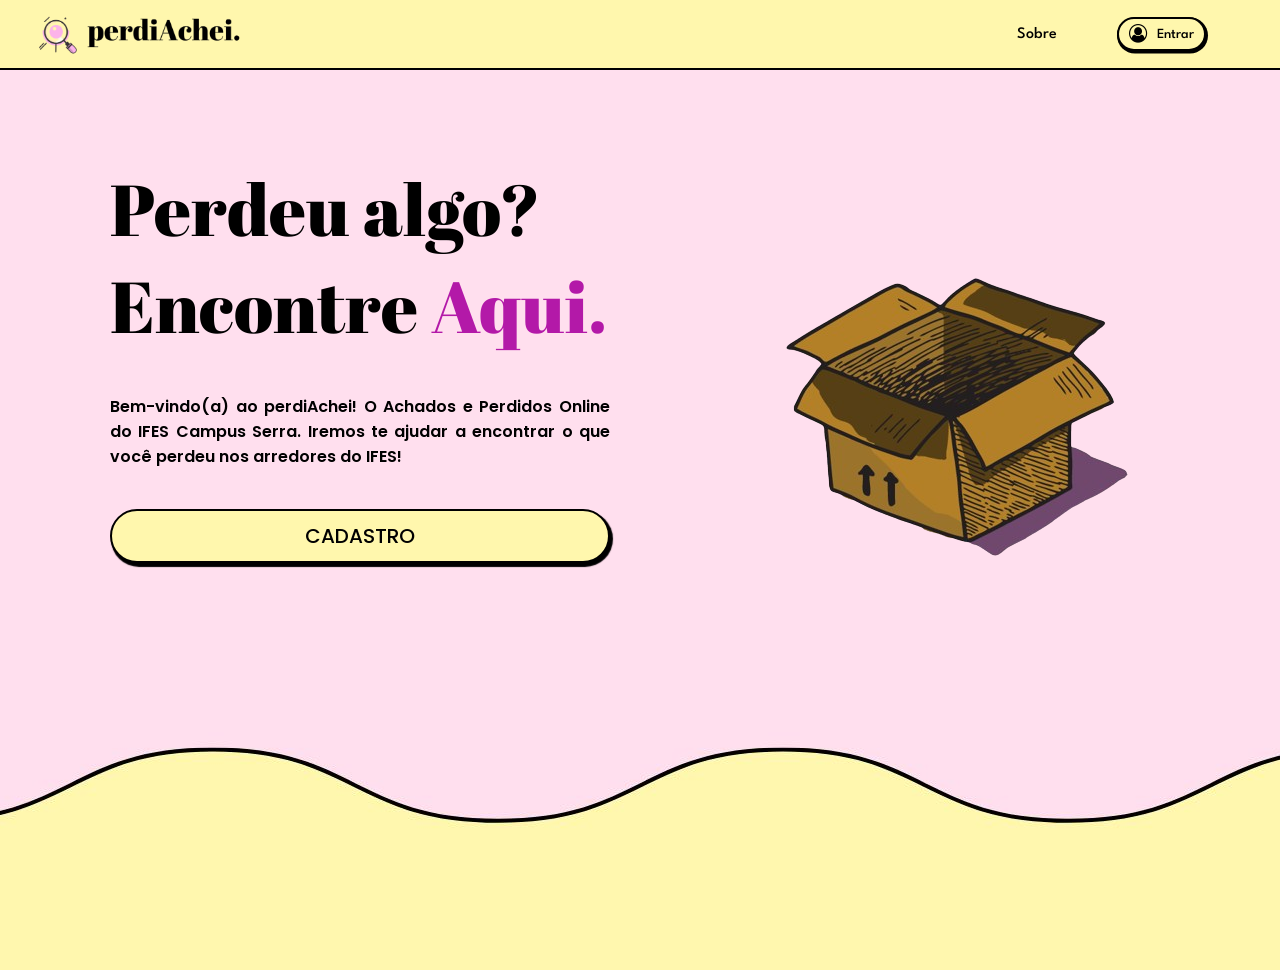
<file: index.html>
<!DOCTYPE html>
<html lang="en">
<head>
    <meta charset="UTF-8">
    <meta name="viewport" content="width=device-width, initial-scale=1.0">
    <link rel="stylesheet" href="https://cdnjs.cloudflare.com/ajax/libs/font-awesome/4.7.0/css/font-awesome.min.css">
    <title>acheiPerdi</title>
    <link rel="stylesheet" href="css/index.css">
</head>
<body>
    <header>
        <nav>
            <div class="topnav">
                <img class="logo" src = "img/logo.png" alt = "logotipo foda">
                <ul id="nav-mobile" class="left">
                    <li><a href="sobre.html">Sobre</a></li>
                <button class="btnLogin" onclick="window.location.href='login.html'">
                    <i class="fa fa-user-circle-o fa-lg" aria-hidden="true"></i>
                    Entrar
                </button> 
              </ul>
            </div>
          </nav>
    </header>

    <div class="banner">
        <div class="colunaEsq">
            <h1 class="tituloPagina">Perdeu algo? Encontre <span>Aqui.</span></h1>
                <h3 class="subtitulo">Bem-vindo(a) ao perdiAchei! O Achados e Perdidos Online do IFES Campus Serra. Iremos te ajudar a encontrar o que você perdeu nos arredores do IFES!</h3>
                <button class="btnCad" onclick="window.location.href='cadastro.html'"> CADASTRO </button>
        </div>
        <div class="colunaDir">
            <img src="img/caixinha.png">    
        </div>
    </div>
    

    <script src ="js/script.js"></script>
</body>
</html>
</file>
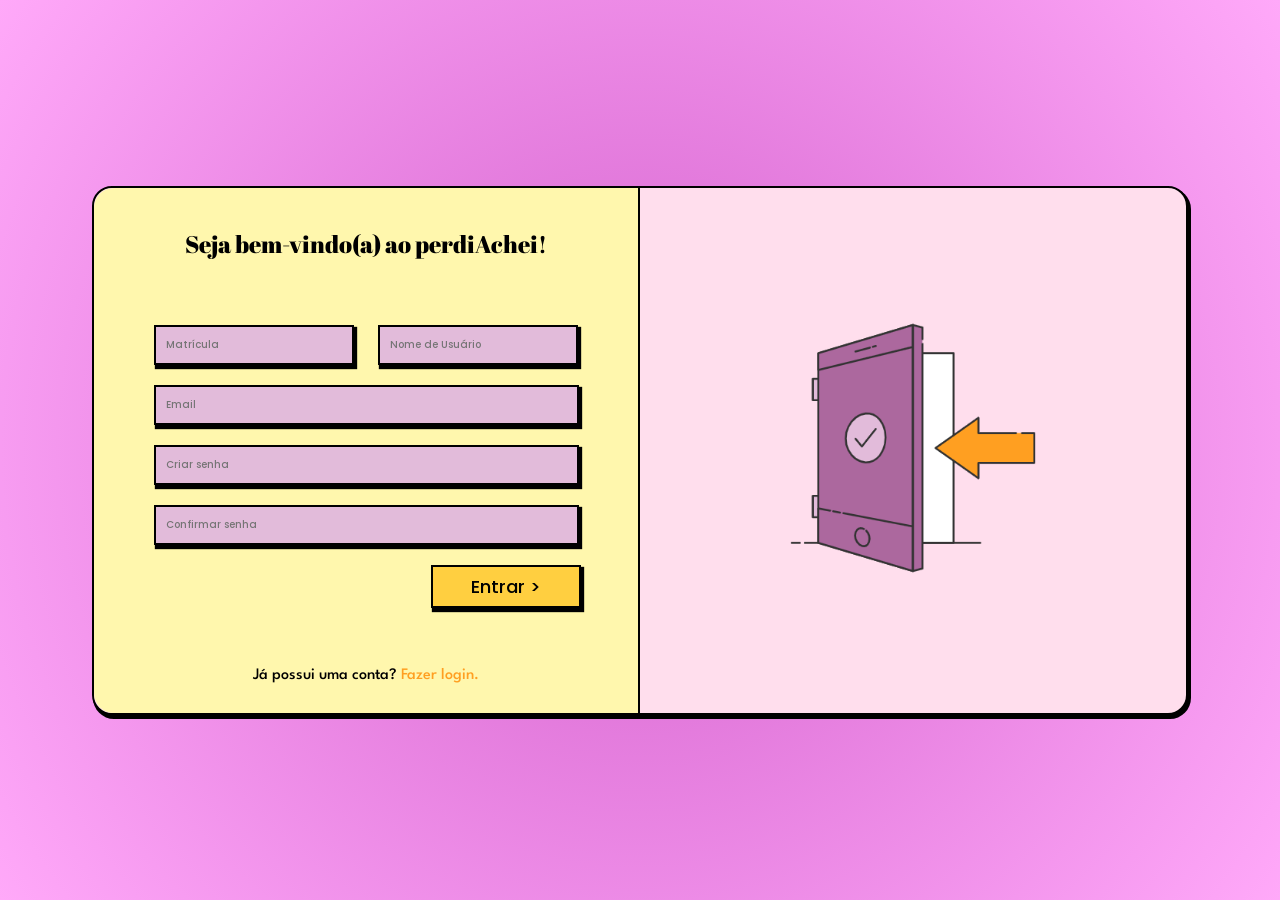
<file: cadastro.html>
<!DOCTYPE html>
<html lang="en">
<head>
    <meta charset="UTF-8">
    <meta name="viewport" content="width=device-width, initial-scale=1.0">
    <title>Cadastre-se</title>
    <link rel="stylesheet" type="text/css" href="css/cadastro.css"/>
    <link rel="stylesheet" href="https://cdnjs.cloudflare.com/ajax/libs/font-awesome/4.7.0/css/font-awesome.min.css">
</head>
<body>

    <div class="bdcad">
        
            
            <div class = "cadastro" id = "cadastro">
                <h1 class="lgtitulo">
                    Seja bem-vindo(a) ao perdiAchei!
                </h1>
                
                <br>

                <div class="inputs">
                    <input type="text" id="mat" class="mat" placeholder="Matrícula">
                
                    <input type="text" id="text" class="user" placeholder="Nome de Usuário">
                
                    <input type="email" id="email" class="email" placeholder="Email">

                    <input type="password" id="senha" class="senha" placeholder="Criar senha">

                    <input type="password" id="cnfsenha" class="cnfsenha" placeholder="Confirmar senha">

                    <button class="btnCad" onclick="window.location.href='feed.html'"> Entrar > </button>

                    
                </div>

                <p class="fazerLogin"> Já possui uma conta? <a href="login.html">Fazer login.</a></p>

                
     
            </div>
            <div class = "imgCad">
                <figure>
                    <img src = "img/cadastroicon.png">
                </figure>
            </div>
        
    </div>
    <script src ="js/cadastro.js"></script>
</body>
</html>
</file>
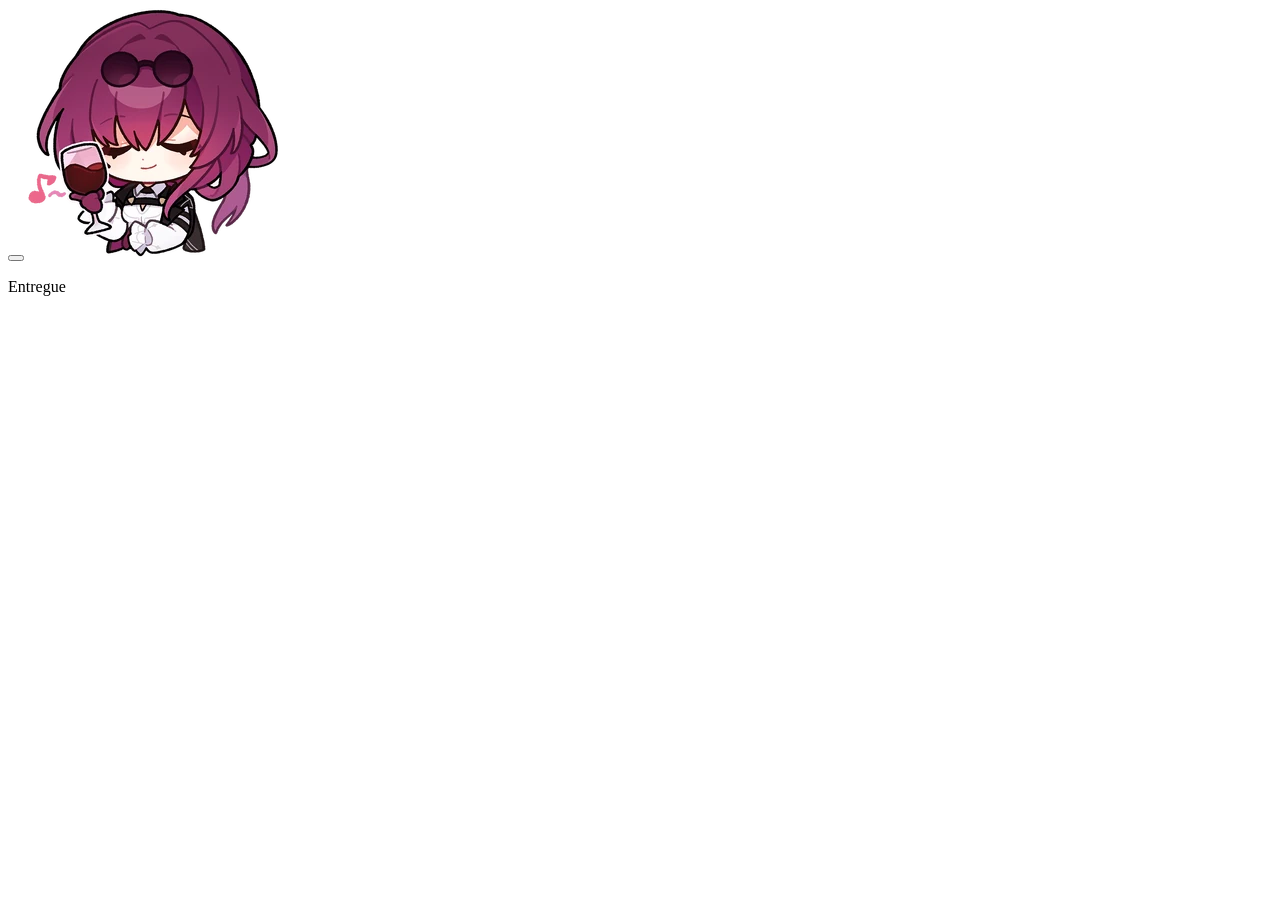
<file: chatsAntigos.html>
<!DOCTYPE html>
<html lang="en">
<head>
    <meta charset="UTF-8">
    <meta name="viewport" content="width=
    , initial-scale=1.0">
    <title>Conversas</title>
</head>
<body>
    <div>
        <button onclick= "minhaFuncao()"></button>
        <img src = "img/kafka.webp">
        <p>Entregue</p>
    </div>
    <script src = "js/chatsAnti.js"></script>
</body>
</html>
</file>
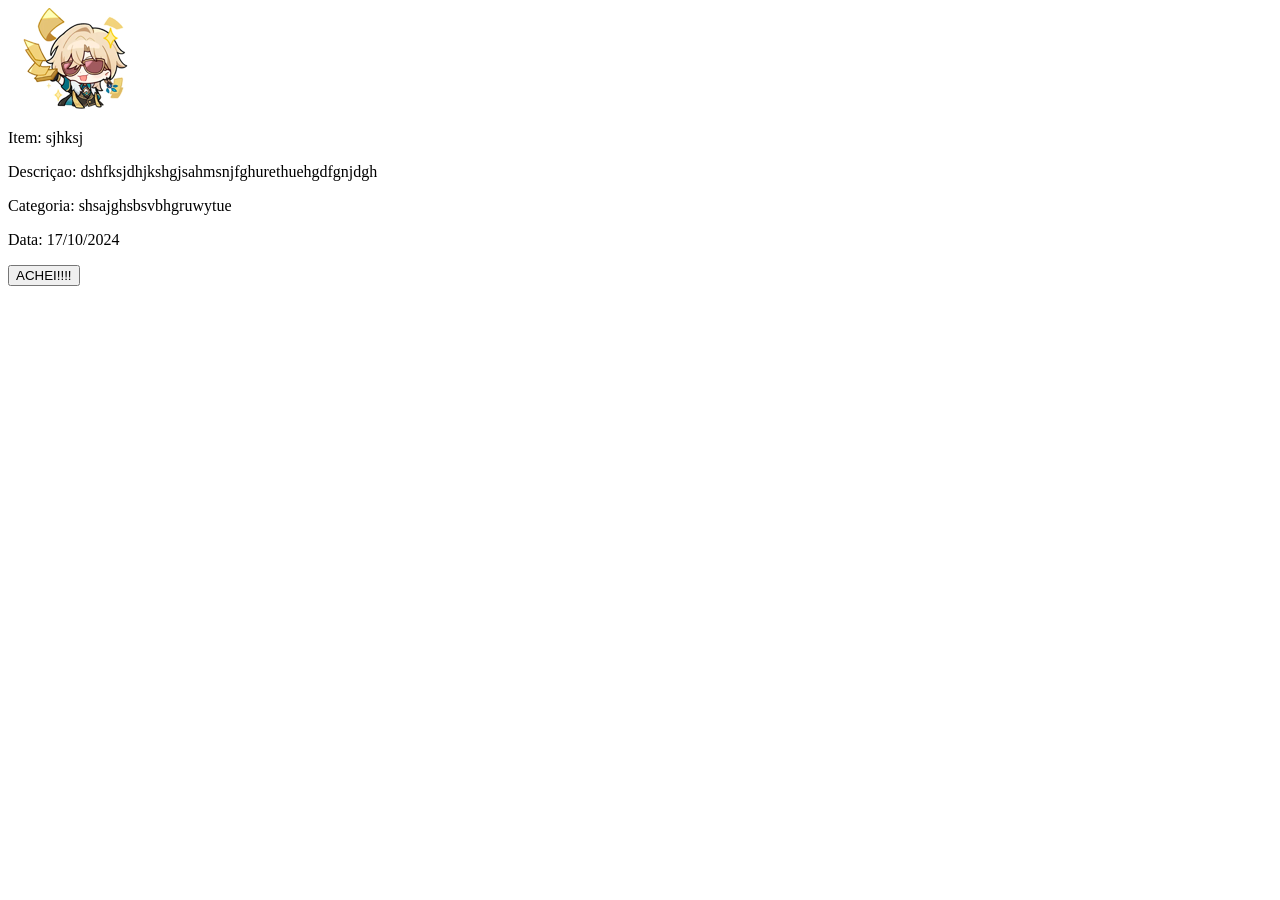
<file: encontrou.html>
<!DOCTYPE html>
<html lang="en">
<head>
    <meta charset="UTF-8">
    <meta name="viewport" content="width=device-width, initial-scale=1.0">
    <title>Encontrou?</title>
    <link rel="stylesheet" type="text/css" href="css/encontrou.css"/>
</head>
<body>
    <div id = "abaItem">
        <img src = "img/aven.png">
        <p>Item: sjhksj</p>
        <p>Descriçao: dshfksjdhjkshgjsahmsnjfghurethuehgdfgnjdgh</p>
        <p>Categoria: shsajghsbsvbhgruwytue</p>
        <p>Data: 17/10/2024</p>
        <a href = "chatNovo.html"><button>ACHEI!!!!</button></a>
    </div>
    <script src = "js/encontrou.js"></script>
</body>
</html>
</file>
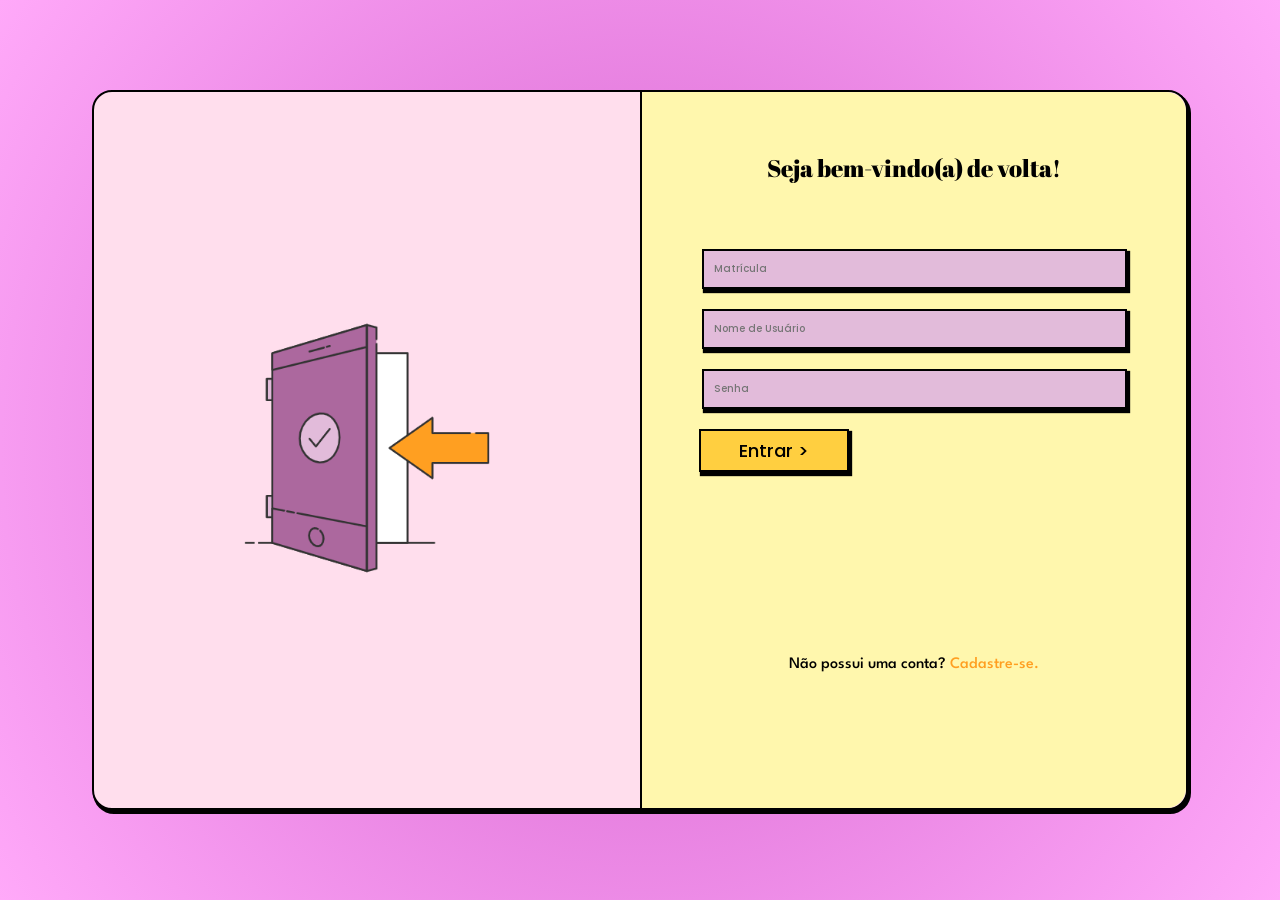
<file: login.html>
<!DOCTYPE html>
<html lang="en">
<head>
    <meta charset="UTF-8">
    <meta name="viewport" content="width=device-width, initial-scale=1.0">
    <title>Login</title>
    <link rel="stylesheet" type="text/css" href="css/login.css"/>
    <link rel="stylesheet" href="https://cdnjs.cloudflare.com/ajax/libs/font-awesome/4.7.0/css/font-awesome.min.css">
</head>
<body>
    <div class="bdlogin">
        <div class = "imgLog">
            <figure>
                <img src = "img/cadastroicon.png">
            </figure>
        </div>

        <div class = "login" id = "login">
            <h1 class="lgtitulo">
                Seja bem-vindo(a) de volta!
            </h1>
                
            <br>

            <div class="inputs">
                <input type="text" id="mat" class="mat" placeholder="Matrícula">
                
                <input type="text" id="text" class="user" placeholder="Nome de Usuário">
                
                <input type="password" id="senha" class="senha" placeholder="Senha">

                <button class="btnCad" onclick="window.location.href='feed.html'"> Entrar > </button>
    
            </div>     
            <p class="fazerCad"> Não possui uma conta? <a href="cadastro.html">Cadastre-se.</a></p>
        </div>
    </div>
    <script src ="js/cadastro.js"></script>
</body>
</html>
</file>
<file: css/index.css>
@import url('https://fonts.googleapis.com/css2?family=League+Spartan:wght@100..900&display=swap');
@import url('https://fonts.googleapis.com/css2?family=Abril+Fatface&display=swap');
@import url('https://fonts.googleapis.com/css2?family=Abril+Fatface&family=Poppins:ital,wght@0,100;0,200;0,300;0,400;0,500;0,600;0,700;0,800;0,900;1,100;1,200;1,300;1,400;1,500;1,600;1,700;1,800;1,900&display=swap');

* {
    margin: 0;
    padding: 0;
    box-sizing: border-box;
    font-family: "League Spartan", sans-serif;
    font-optical-sizing: auto;
    font-weight: 500;
    font-style: normal;
}

header {
    background-color: #FFF7AD;
}

.topnav li {
    list-style: none;
}

a {
    color: black;
    text-decoration: none;
}

.topnav img {
    width: 220px;
    height: 55px;
}

.topnav img:hover {
    cursor: pointer;
}

.topnav {
    min-height: 70px;
    display: flex;
    align-items: center;
    justify-content: space-between;
    padding: 0 34px;
    border-bottom: solid 2.5px black;
}


.btnLogin {
    background-color: #FFF7AD;
    font-size: 14px;
    font-weight: 500;
    padding: 8px 10px;
    border: 2.5px solid black;
    border-radius: 20px;
    transition: 0.2s ease;
    box-shadow: 1px 1.5px 0.5px 1px;


}

.btnLogin:hover {
    background-color:rgb(212, 98, 205);
    box-shadow: 1px 1.5px 0.5px 1px black;
    color:rgb(0, 0, 0);
    cursor: pointer;
}

.btnCad {
    margin-top: 40px;
    font-family: "Poppins", sans-serif;
    font-style: normal;
    background-color: #FFF7AD;
    font-size: 20px;
    font-weight: 500;
    padding: 10px;
    border: 2px solid black;
    border-radius: 40px;
    transition: 0.2s ease;
    width: 500px;
    box-shadow: 2px 3px 1px 1px;

}

.btnCad:hover {
    background-color:#d462cd;
    box-shadow: 2px 3px 1px 1px black;
    color:rgb(0, 0, 0);
    cursor: pointer;
}

i {
    margin-right: 5px;
}

.left {
    display: flex;
    align-items: center;
    gap: 60px;
    margin-right: 40px;

}

.subtitulo {
    padding-top: 40px;
    font-weight: 600;
    font-size: 1rem;
    font-family: "Poppins", sans-serif;
    font-style: normal;
    text-align: justify;
    width: 500px;
}

.left a {
    transition: 0.5s ease;
}

.left a:hover {
    color: #d462cd;
}


.textoConteudo {
    display:block;
    padding-left: 50px;
}

.banner {
    display: flex;
    height: 100vh;
    background-image: url("bg1.jpg");
    background-size:auto;
    background-repeat: no-repeat;
    background-position: center;
    
}

.colunaEsq, .colunaDir {
    flex-basis: 50%;
}

.colunaDir img {
    width: auto;
}

.colunaEsq {
    display: inline-block;
    align-items: center;
    margin-top: 90px;
    margin-left: 110px;
    width: 700px;
}

.colunaDir, .colunaEsq {
    display: inline-block;
}

.colunaDir {
    margin: 90px;
    float: right;
    width: 600px;
    height: 300px;
}

.tituloPagina {
    font-family: "Abril Fatface", serif;
    font-weight: 400;
    font-size: 4.5rem;
    width: 500px;
    
}

span {
    font-family: "Abril Fatface", serif;
    font-weight: 400;
    font-size: 4.5rem;   
    color: #b319a8;
    
}

span:hover {
    cursor: pointer;
}

.rodape {
    left: 0;
    bottom: 0;
    padding-top: 20px;
    padding-bottom: 20px;
    border-top: solid 2.5px black;;
    width: 100%;
    background-color: rgb(0, 0, 0);
    color: white;
    text-align: center;
    
}

.rodape h1 {
    font-family: "Abril Fatface", serif;
    font-weight: 400;
    font-size: 1.5rem;
}


/**.topnav {
    display: flex;
    justify-content: flex-end;
    background-color: #dc8fd6;
    overflow: hidden;
    margin-top: 0%;
}

#logo-nav {
    font-size: 2rem;
    margin-top: 32px;
    margin-left: 50px;
    margin-bottom: 32px;
}
.topnav a {
    text-decoration: none;
    font-family: "League Spartan", sans-serif;
    font-optical-sizing: auto;
    font-weight: 700;
    font-style: normal;
}

.topnav ul {
    display: flex;
    justify-content: flex-end; 

}
.topnav li {
    float: right;
    text-align: center;
    padding: 14px 16px;
    font-size: 17px;
    list-style: none;
}

.topnav li:hover {
    background-color: #ddd;
    color: black;
    border-radius: 5px;
}
  
.topnav a.active {
    background-color: #04AA6D;
    color: white;
}**/
</file>
<file: css/cadastro.css>
@import url('https://fonts.googleapis.com/css2?family=League+Spartan:wght@100..900&display=swap');
@import url('https://fonts.googleapis.com/css2?family=Abril+Fatface&display=swap');
@import url('https://fonts.googleapis.com/css2?family=Abril+Fatface&family=Poppins:ital,wght@0,100;0,200;0,300;0,400;0,500;0,600;0,700;0,800;0,900;1,100;1,200;1,300;1,400;1,500;1,600;1,700;1,800;1,900&display=swap');

* {
    margin: 0;
    padding: 0;
    box-sizing: border-box;
    font-family: "League Spartan", sans-serif;
    font-optical-sizing: auto;
    font-weight: 500;
    font-style: normal;
}

body {
    background: radial-gradient(circle, rgba(212,98,205,1) 0%, rgba(255,169,249,1) 100%);
    display: flex;
    justify-content: center;
    align-items: center;
    min-height: 100vh;
     
}


.bdcad {
    position: relative;
    display: flex;
    justify-content: center;
    align-items: center;
    margin: 50px;
    background-color: #ffdeed;
    border: 2px solid black;
    box-shadow: 2px 3px 0.5px 1px;
    border-radius: 20px;
    width:fit-content;
    height: fit-content;
    
}

.lgtitulo {
    font-family: "Abril Fatface", serif;
    font-weight: 400;
    font-size: 1.5rem;
    margin-left: 4px;
    margin-right: 4px;
    padding-top: 40px;
    padding-bottom: 40px;
}

.imgCad {
    border-top-right-radius: 20px;
    border-bottom-right-radius: 20px;
    width: 50%;
    height: 100%;
    display: flex;
    justify-content: center;
    align-items: center;
    text-align: center;
}

.imgCad img {
    width:90%;
    
    
}

.cadastro {
    border-top-left-radius: 20px;
    border-bottom-left-radius: 20px;
    background-color: #FFF7AD;
    display: inline-block;
    width: 50%;
    height: 100%;
    align-items: center;
    justify-content: center;
    text-align: center;
    border-right: 2px solid black;
}



.inputs {
    display: inline-block;
    width: 450px;
    
}

.mat {
    width: 200px;
    margin: 10px;
    
    
}

.user {
    margin: 10px;
    width: 200px;
   

}

.email {
    margin: 10px;
    width: 425px;

}

.senha {
    margin: 10px;
    width: 425px;

}

.cnfsenha {
    margin: 10px;
    width: 425px;
}

.fazerLogin {
    margin-top: 60px;
    margin-bottom: 30px;
}

input {
    margin-top: 0px;
    font-family: "Poppins", sans-serif;
    font-style: normal;
    background-color: #e2bbda;
    font-size: 10px;
    font-weight: 500;
    padding: 10px;
    border: 2px solid black;
    transition: 0.2s ease;
    box-shadow: 2px 3px 1px 1px;
    color:black;
}


.btnCad {
    float:inline-end;
    margin-inline-end:  10px;
    margin-top: 10px;
    font-family: "Poppins", sans-serif;
    font-style: normal;
    color: black;
    background-color: #ffcf40;
    font-size: 18px;
    font-weight: 500;
    padding: 6px;
    border: 2px solid black;
    transition: 0.2s ease;
    width: 150px;
    box-shadow: 2px 3px 1px 1px black;
}

.btnCad:hover {
    background-color:#ff9f21;
    box-shadow: 2px 3px 1px 1px black;
    color:rgb(0, 0, 0);
    cursor: pointer;
}

a:link {
    color:#ff9f21;
    text-decoration:none;
  }
  a:visited {
    color:#ac689e;
    text-decoration:none;
  }
</file>
<file: css/encontrou.css>

</file>
<file: css/login.css>
@import url('https://fonts.googleapis.com/css2?family=League+Spartan:wght@100..900&display=swap');
@import url('https://fonts.googleapis.com/css2?family=Abril+Fatface&display=swap');
@import url('https://fonts.googleapis.com/css2?family=Abril+Fatface&family=Poppins:ital,wght@0,100;0,200;0,300;0,400;0,500;0,600;0,700;0,800;0,900;1,100;1,200;1,300;1,400;1,500;1,600;1,700;1,800;1,900&display=swap');

* {
    margin: 0;
    padding: 0;
    box-sizing: border-box;
    font-family: "League Spartan", sans-serif;
    font-optical-sizing: auto;
    font-weight: 500;
    font-style: normal;
}

body {
    background: radial-gradient(circle, rgba(212,98,205,1) 0%, rgba(255,169,249,1) 100%);
    display: flex;
    justify-content: center;
    align-items: center;
    min-height: 100vh;
     
}

.bdlogin {
    position: relative;
    display: flex;
    justify-content: center;
    align-items: center;
    margin: 50px;
    background-color: #ffdeed;
    border: 2px solid black;
    box-shadow: 2px 3px 0.5px 1px;
    border-radius: 20px;
    width:fit-content;
    height: 80vh;
    
}

.lgtitulo {
    font-family: "Abril Fatface", serif;
    font-weight: 400;
    font-size: 1.5rem;
    margin-left: 4px;
    margin-right: 4px;
    padding-top: 60px;
    padding-bottom: 40px;
}

.imgLog {
    border-top-right-radius: 20px;
    border-bottom-right-radius: 20px;
    width: 50%;
    height: 100%;
    display: flex;
    justify-content: center;
    align-items: center;
    text-align: center;
}

.imgLog img {
    width:90%;
    
    
}

.login {
    border-top-right-radius: 20px;
    border-bottom-right-radius: 20px;
    background-color: #FFF7AD;
    display: inline-block;
    width: 50%;
    height: 100%;
    align-items: center;
    justify-content: center;
    text-align: center;
    border-left: 2px solid black;
}

.inputs {
    display: inline-block;
    height: 50%;
    width: 450px;
    
}

.mat {
    width: 425px;
    margin: 10px;
    
    
}

.user {
    margin: 10px;
    width: 425px;
   

}


.senha {
    margin: 10px;
    width: 425px;

}


.fazerCad {
    margin-top: 60px;
    margin-bottom: 30px;
}

input {
    margin-top: 0px;
    font-family: "Poppins", sans-serif;
    font-style: normal;
    background-color: #e2bbda;
    font-size: 10px;
    font-weight: 500;
    padding: 10px;
    border: 2px solid black;
    transition: 0.2s ease;
    box-shadow: 2px 3px 1px 1px;
    color:black;
}

.btnCad {
    float:inline-start;
    margin-inline-start:  10px;
    margin-top: 10px;
    font-family: "Poppins", sans-serif;
    font-style: normal;
    color: black;
    background-color: #ffcf40;
    font-size: 18px;
    font-weight: 500;
    padding: 6px;
    border: 2px solid black;
    transition: 0.2s ease;
    width: 150px;
    box-shadow: 2px 3px 1px 1px black;
}

.btnCad:hover {
    background-color:#ff9f21;
    box-shadow: 2px 3px 1px 1px black;
    color:rgb(0, 0, 0);
    cursor: pointer;
}

a:link {
    color:#ff9f21;
    text-decoration:none;
  }
  a:visited {
    color:#ac689e;
    text-decoration:none;
  }
</file>
